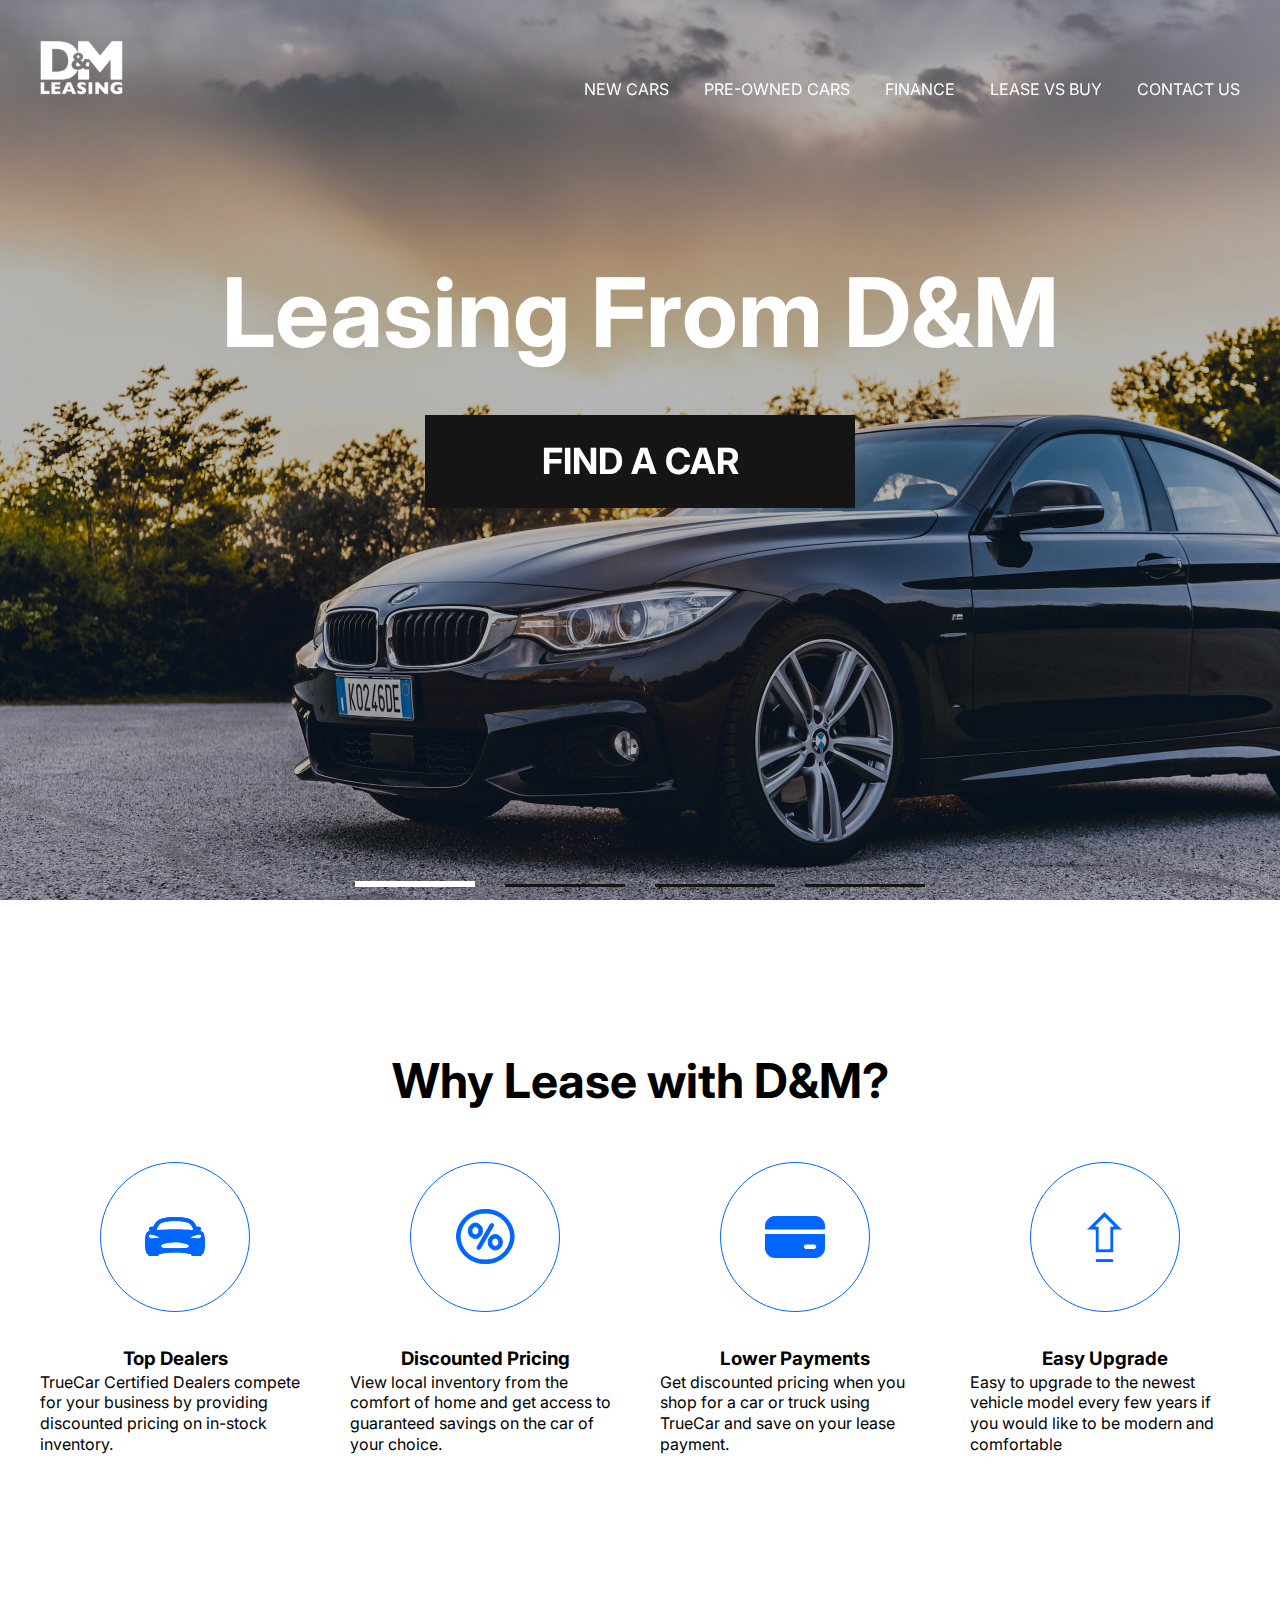
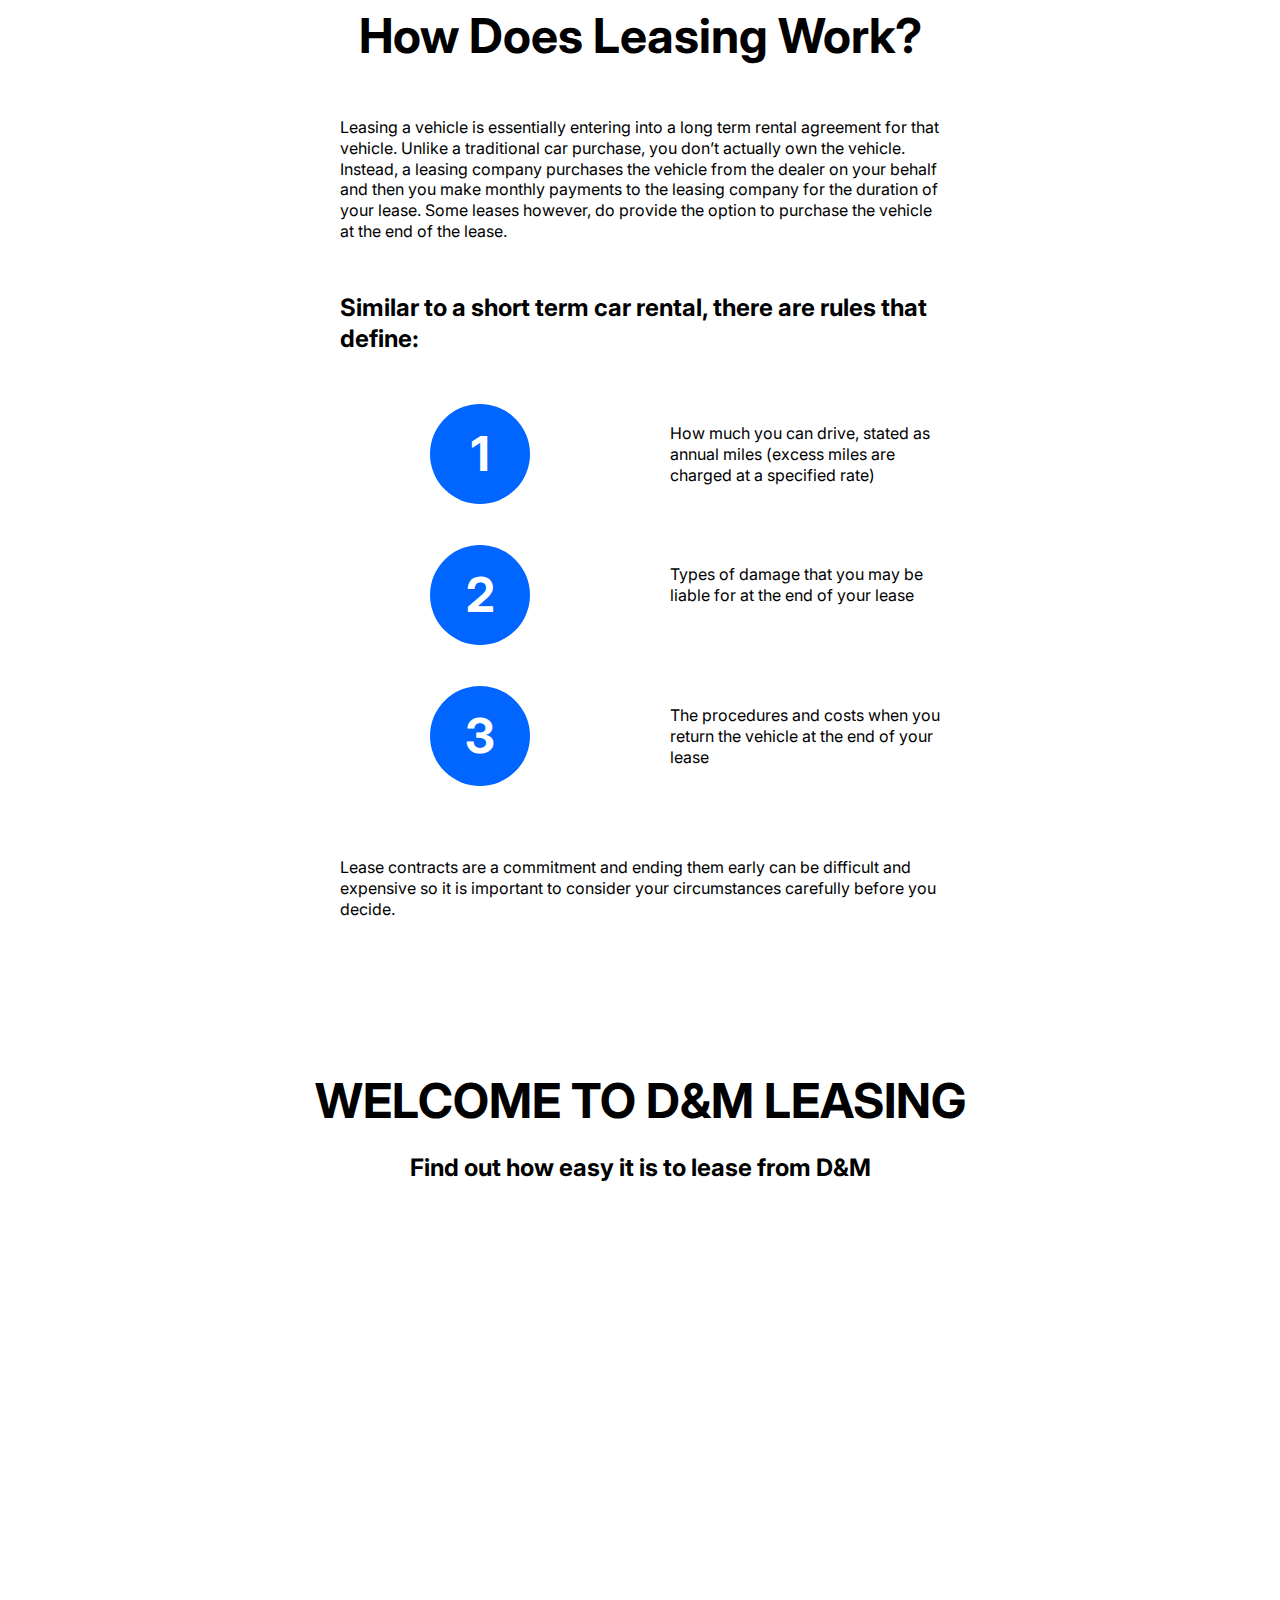
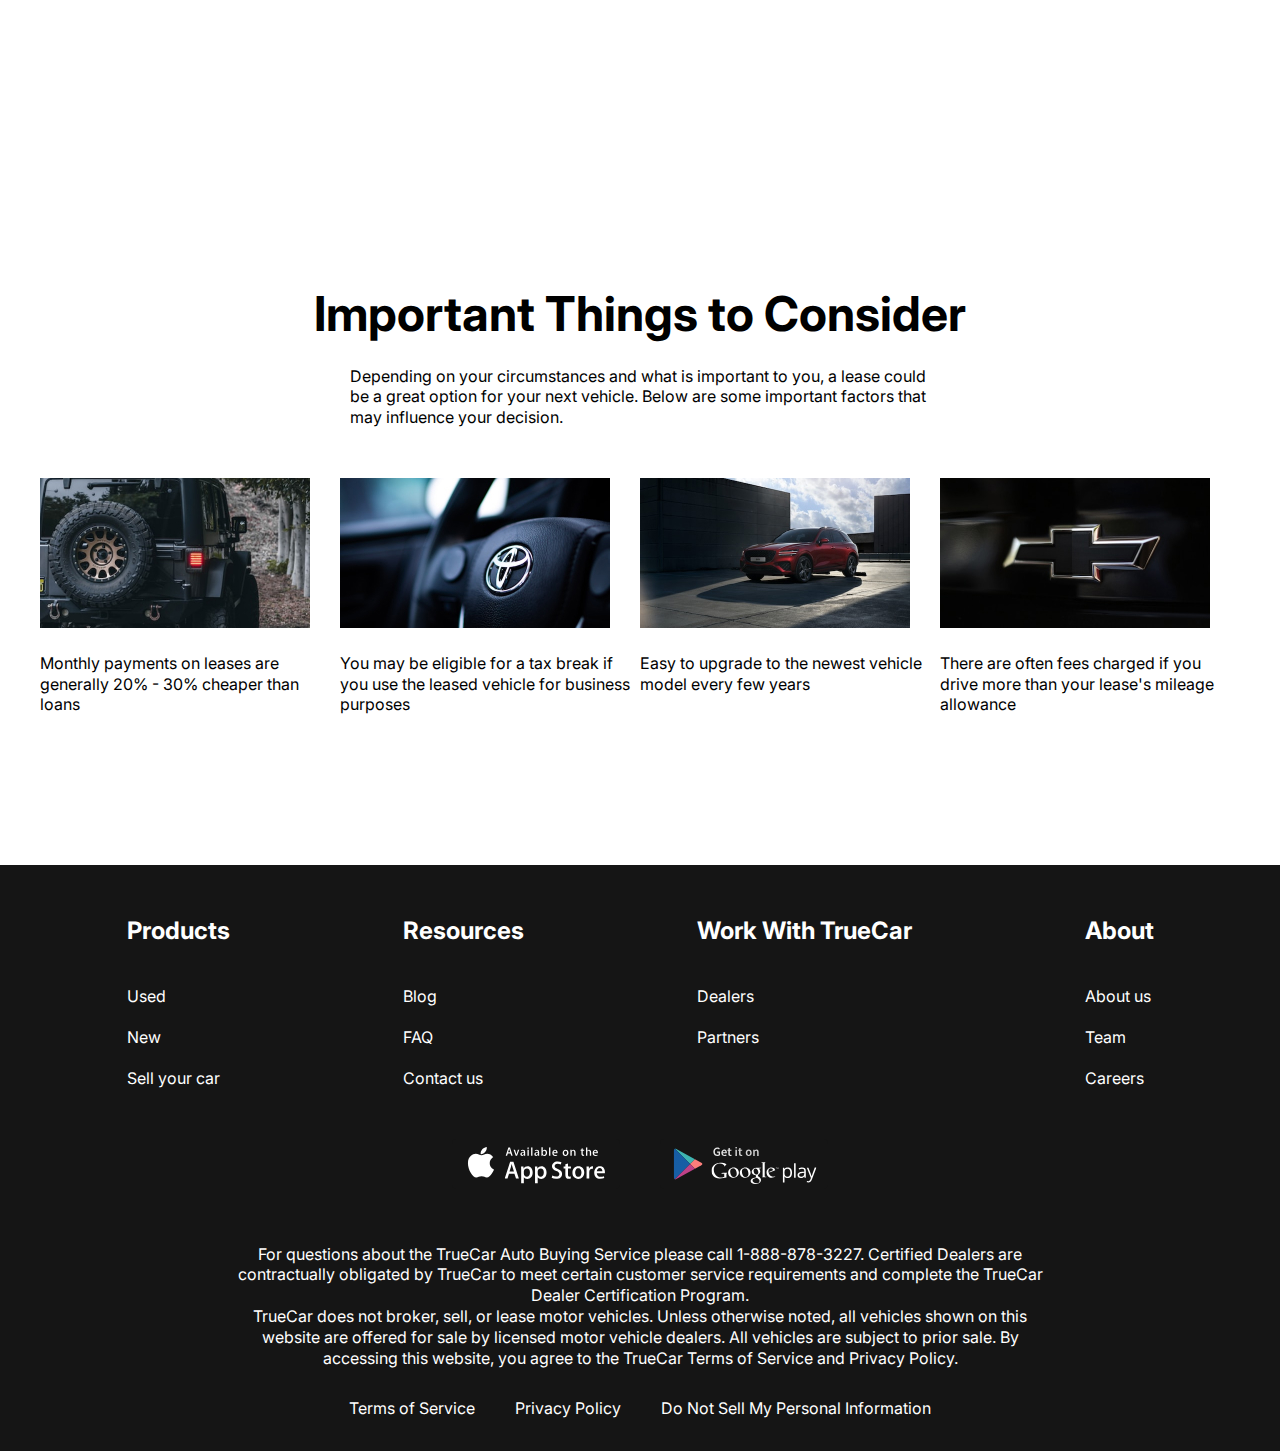
<file: index.html>
<!DOCTYPE html>
<html lang="en">
  <head>
    <meta charset="UTF-8" />
    <meta http-equiv="X-UA-Compatible" content="IE=edge" />
    <meta name="viewport" content="width=device-width, initial-scale=1.0" />
    <link rel="preconnect" href="https://fonts.googleapis.com" />
    <link rel="preconnect" href="https://fonts.gstatic.com" crossorigin />
    <link
      href="https://fonts.googleapis.com/css2?family=Inter:wght@400;700&family=Roboto:wght@100;300;400;700;900&display=swap"
      rel="stylesheet"
    />
    <link
      rel="stylesheet"
      href="https://cdn.jsdelivr.net/npm/swiper@9/swiper-bundle.min.css"
    />
    <link rel="stylesheet" href="css/style.css" />

    <title>Document</title>
  </head>
  <body>
    <div class="wrapper">
      <header class="header header-main">
        <div class="container">
          <div class="header__inner">
            <a href="index.html" class="logo">
              <img src="images/logo.svg" alt="" class="logo__img" />
            </a>

            <nav class="menu">
              <ul class="menu__list">
                <li class="menu__list-item">
                  <a href="new-cars.html" class="menu__list-link">NEW CARS</a>
                </li>
                <li class="menu__list-item">
                  <a href="#" class="menu__list-link">PRE-OWNED CARS</a>
                </li>
                <li class="menu__list-item">
                  <a href="#" class="menu__list-link">FINANCE</a>
                </li>
                <li class="menu__list-item">
                  <a href="#" class="menu__list-link">LEASE VS BUY</a>
                </li>
                <li class="menu__list-item">
                  <a href="contacts.html" class="menu__list-link">CONTACT US</a>
                </li>
              </ul>
            </nav>
          </div>
        </div>
      </header>

      <main class="main">
        <section class="top">
          <div class="container">
            <h1 class="title">Leasing From D&M</h1>
            <a href="new-cars.html" class="top__link">FIND A CAR</a>
          </div>
        </section>

        <div class="slider">
          <div class="swiper">
            <div class="swiper-wrapper">
              <div
                class="swiper-slide"
                style="background-image: url('images/slide1.jpg')"
              ></div>
              <div
                class="swiper-slide"
                style="background-image: url('images/AHAHA.png')"
              ></div>
              <div
                class="swiper-slide"
                style="background-image: url('images/slide1.jpg')"
              ></div>
              <div
                class="swiper-slide"
                style="background-image: url('images/AHAHA.png')"
              ></div>
            </div>

            <div class="swiper-pagination"></div>
          </div>
        </div>

        <section class="why-lease">
          <div class="container">
            <h2 class="section-title">Why Lease with D&M?</h2>
            <ul class="why-lease__list">
              <li class="why-lease__item">
                <img
                  src="images/why-lease-1.svg"
                  alt=""
                  class="why-lease__item-img"
                />
                <h3 class="why-lease__item__title">Top Dealers</h3>
                <p class="why-lease__item-title">
                  TrueCar Certified Dealers compete for your business by
                  providing discounted pricing on in-stock inventory.
                </p>
              </li>
              <li class="why-lease__item">
                <img
                  src="images/why-lease-2.svg"
                  alt=""
                  class="why-lease__item-img"
                />
                <h3 class="why-lease__item__title">Discounted Pricing</h3>
                <p class="why-lease__item-title">
                  View local inventory from the comfort of home and get access
                  to guaranteed savings on the car of your choice.
                </p>
              </li>
              <li class="why-lease__item">
                <img
                  src="images/why-lease-3.svg"
                  alt=""
                  class="why-lease__item-img"
                />
                <h3 class="why-lease__item__title">Lower Payments</h3>
                <p class="why-lease__item-title">
                  Get discounted pricing when you shop for a car or truck using
                  TrueCar and save on your lease payment.
                </p>
              </li>
              <li class="why-lease__item">
                <img
                  src="images/why-lease-4.svg"
                  alt=""
                  class="why-lease__item-img"
                />
                <h3 class="why-lease__item__title">Easy Upgrade</h3>
                <p class="why-lease__item-title">
                  Easy to upgrade to the newest vehicle model every few years if
                  you would like to be modern and comfortable
                </p>
              </li>
            </ul>
          </div>
        </section>
        <section class="how__does">
          <div class="container">
            <div class="how__does-inner">
              <h2 class="section-title">How Does Leasing Work?</h2>
              <p class="how__does-text">
                Leasing a vehicle is essentially entering into a long term
                rental agreement for that vehicle. Unlike a traditional car
                purchase, you don’t actually own the vehicle. Instead, a leasing
                company purchases the vehicle from the dealer on your behalf and
                then you make monthly payments to the leasing company for the
                duration of your lease. Some leases however, do provide the
                option to purchase the vehicle at the end of the lease.
              </p>

              <h4 class="how__does-title">
                Similar to a short term car rental, there are rules that define:
              </h4>

              <ol class="how__does-list">
                <li class="how__does-item">
                  How much you can drive, stated as annual miles (excess miles
                  are charged at a specified rate)
                </li>
                <li class="how__does-item">
                  Types of damage that you may be liable for at the end of your
                  lease
                </li>
                <li class="how__does-item">
                  The procedures and costs when you return the vehicle at the
                  end of your lease
                </li>
              </ol>

              <p class="how__does-text">
                Lease contracts are a commitment and ending them early can be
                difficult and expensive so it is important to consider your
                circumstances carefully before you decide.
              </p>
            </div>
          </div>
        </section>
        <section class="video">
          <div class="container">
            <h2 class="section-title video__title">WELCOME TO D&M LEASING</h2>
            <p class="video__text">Find out how easy it is to lease from D&M</p>
            <iframe
            class="video__content"
              width="1000"
              height="500"
              src="https://www.youtube.com/embed/AvMusILfIdQ"
              title="YouTube video player"
              frameborder="0"
              allow="accelerometer; autoplay; clipboard-write; encrypted-media; gyroscope; picture-in-picture; web-share"
              allowfullscreen
            ></iframe>
          </div>
        </section>
        <section class="important">
          <div class="container">
            <h2 class="section-title important__title">Important Things to Consider</h2>
            <p class="important__text">Depending on your circumstances and what is important to you, a lease could be a great option for your next vehicle. Below are some important factors that may influence your decision.</p>
            <ul class="important__list">
              <li class="important__item">
                <img src="images/img-1.jpg" alt="" class="important__item-img"></img>
                  <p class="important__item-text">Monthly payments on leases are generally 20% - 30% cheaper than loans</p>
                
              </li>
              <li class="important__item">
                <img src="images/img-2.jpg" alt="" class="important__item-img"></img>
                  <p class="important__item-text">You may be eligible for a tax break if you use the leased vehicle for business purposes</p>
                
              </li>
              <li class="important__item">
                <img src="images/img-3.jpg" alt="" class="important__item-img"></img>
                  <p class="important__item-text">Easy to upgrade to the newest vehicle model every few years</p>
                
              </li>
              <li class="important__item">
                <img src="images/img-4.jpg" alt="" class="important__item-img"></img>
                  <p class="important__item-text">There are often fees charged if you drive more than your lease's mileage allowance</p>
                
              </li>
            </ul>
          </div>
        </section>
      </main>

      <footer class="footer">
        <div class="container">
          <nav class="footer__menu">
            <ul class="footer__menu-list">
              <li class="footer__menu-item">
                <p class="footer__menu-title">Products</p>
              </li>
              <li class="footer__menu-item">
                <a href="#" class="footer__menu-link">Used</a>
              </li>
              <li class="footer__menu-item">
                <a href="#" class="footer__menu-link">New</a>
              </li>
              <li class="footer__menu-item">
                <a href="#" class="footer__menu-link">Sell your car</a>
              </li>
            </ul>
            <ul class="footer__menu-list">
              <li class="footer__menu-item">
                <p class="footer__menu-title">Resources</p>
              </li>
              <li class="footer__menu-item">
                <a href="#" class="footer__menu-link">Blog</a>
              </li>
              <li class="footer__menu-item">
                <a href="#" class="footer__menu-link">FAQ</a>
              </li>
              <li class="footer__menu-item">
                <a href="#" class="footer__menu-link">Contact us</a>
              </li>
            </ul>
            <ul class="footer__menu-list">
              <li class="footer__menu-item">
                <p class="footer__menu-title">Work With TrueCar</p>
              </li>
              <li class="footer__menu-item">
                <a href="#" class="footer__menu-link">Dealers</a>
              </li>
              <li class="footer__menu-item">
                <a href="#" class="footer__menu-link">Partners</a>
              </li>
            </ul>
            <ul class="footer__menu-list">
              <li class="footer__menu-item">
                <p class="footer__menu-title">About</p>
              </li>
              <li class="footer__menu-item">
                <a href="#" class="footer__menu-link">About us</a>
              </li>
              <li class="footer__menu-item">
                <a href="#" class="footer__menu-link">Team</a>
              </li>
              <li class="footer__menu-item">
                <a href="#" class="footer__menu-link">Careers</a>
              </li>
            </ul>
          </nav>

          <ul class="app">
            <li class="app__item">
              <a href="#" class="app__item-link">
                <img src="images/appstore.svg" alt="" class="app__item-img" />
              </a>
            </li>
            <li class="app__item">
              <a href="#" class="app__item-link">
                <img src="images/googleplay.svg" alt="" class="app__item-img" />
              </a>
            </li>
          </ul>

          <div class="footer__copy">
            <p class="footer__copy-text">
              For questions about the TrueCar Auto Buying Service please call
              1-888-878-3227. Certified Dealers are contractually obligated by
              TrueCar to meet certain customer service requirements and complete
              the TrueCar Dealer Certification Program.
            </p>
            <p class="footer__copy-text">
              TrueCar does not broker, sell, or lease motor vehicles. Unless
              otherwise noted, all vehicles shown on this website are offered
              for sale by licensed motor vehicle dealers. All vehicles are
              subject to prior sale. By accessing this website, you agree to the
              TrueCar Terms of Service and Privacy Policy.
            </p>
          </div>

          <nav class="copy__nav">
            <ul class="copy__nav-list">
              <li class="copy__nav-item">
                <a href="#" class="copy__nav-link">Terms of Service</a>
              </li>
              <li class="copy__nav-item">
                <a href="#" class="copy__nav-link">Privacy Policy</a>
              </li>
              <li class="copy__nav-item">
                <a href="#" class="copy__nav-link"
                  >Do Not Sell My Personal Information</a
                >
              </li>
            </ul>
          </nav>
        </div>
      </footer>
    </div>

    <script src="https://cdn.jsdelivr.net/npm/swiper@9/swiper-bundle.min.js"></script>
    <script src="js/main.js"></script>
  </body>
</html>
</file>
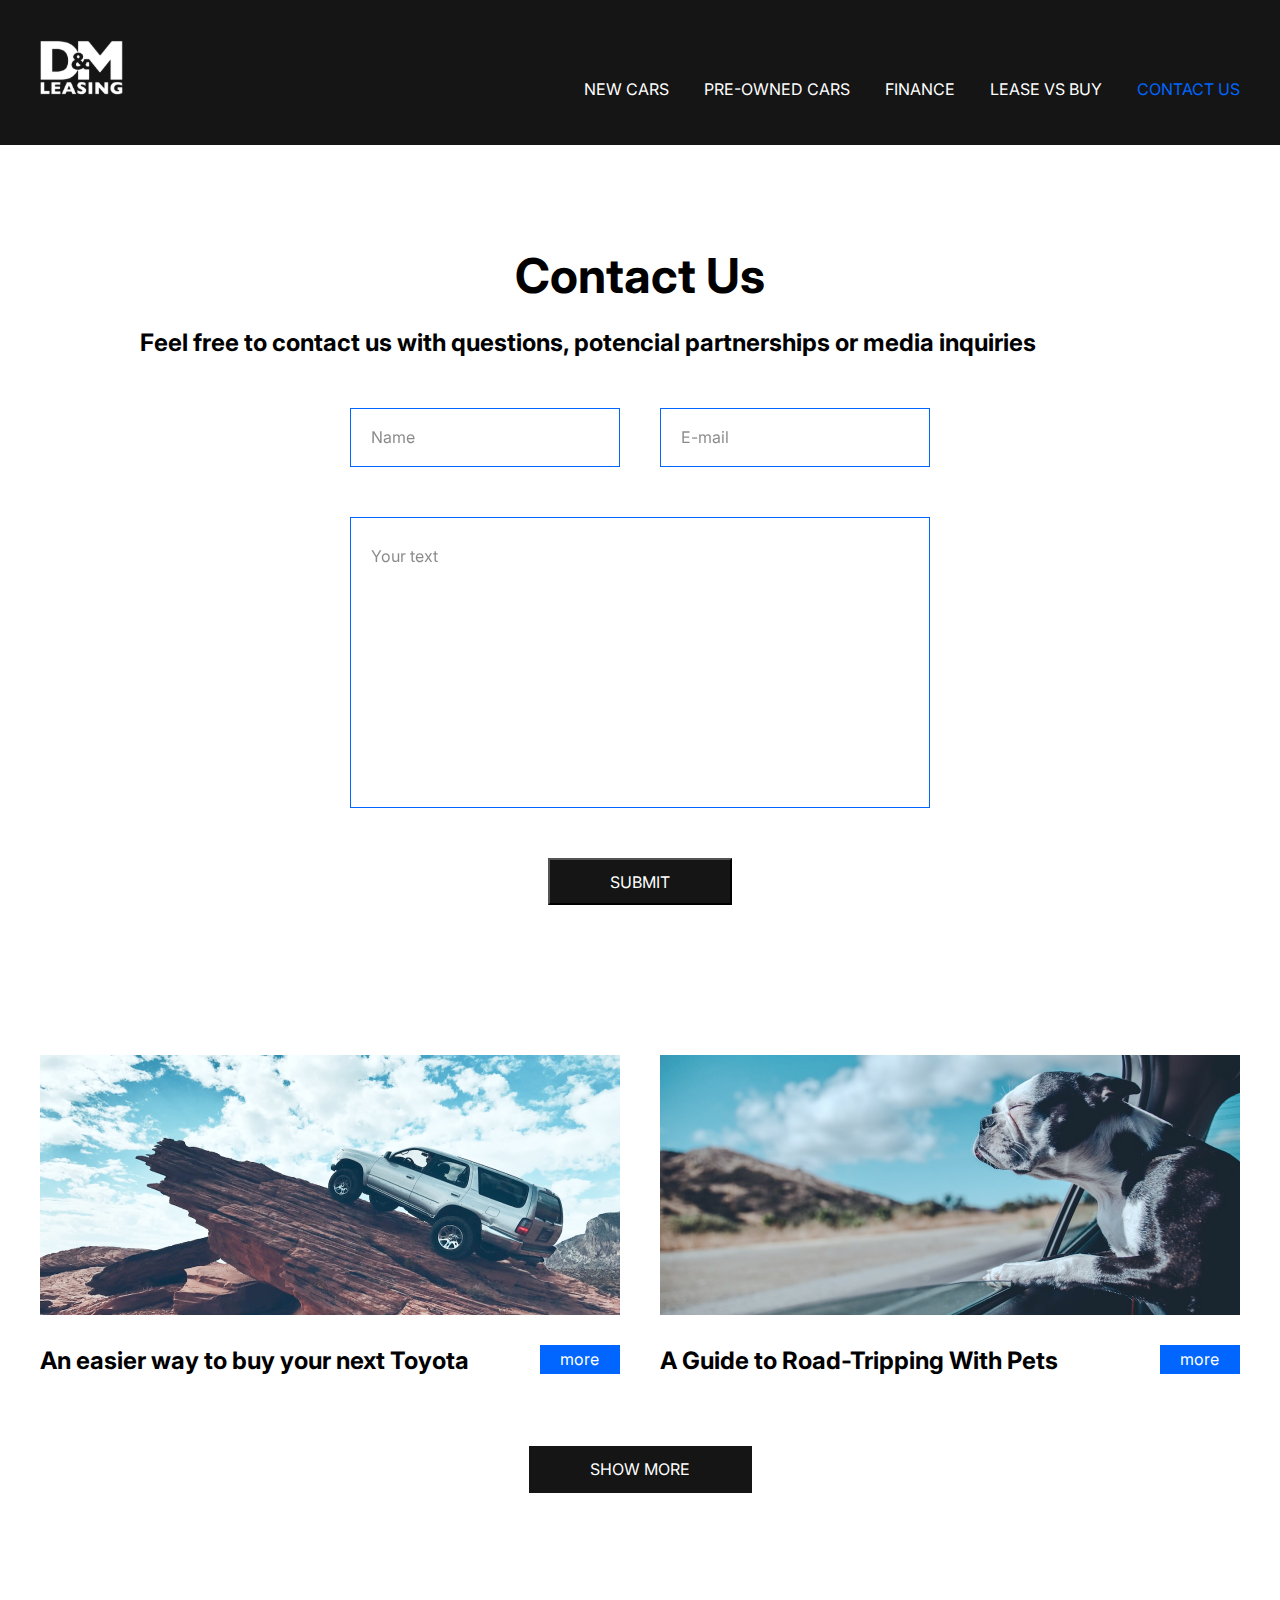
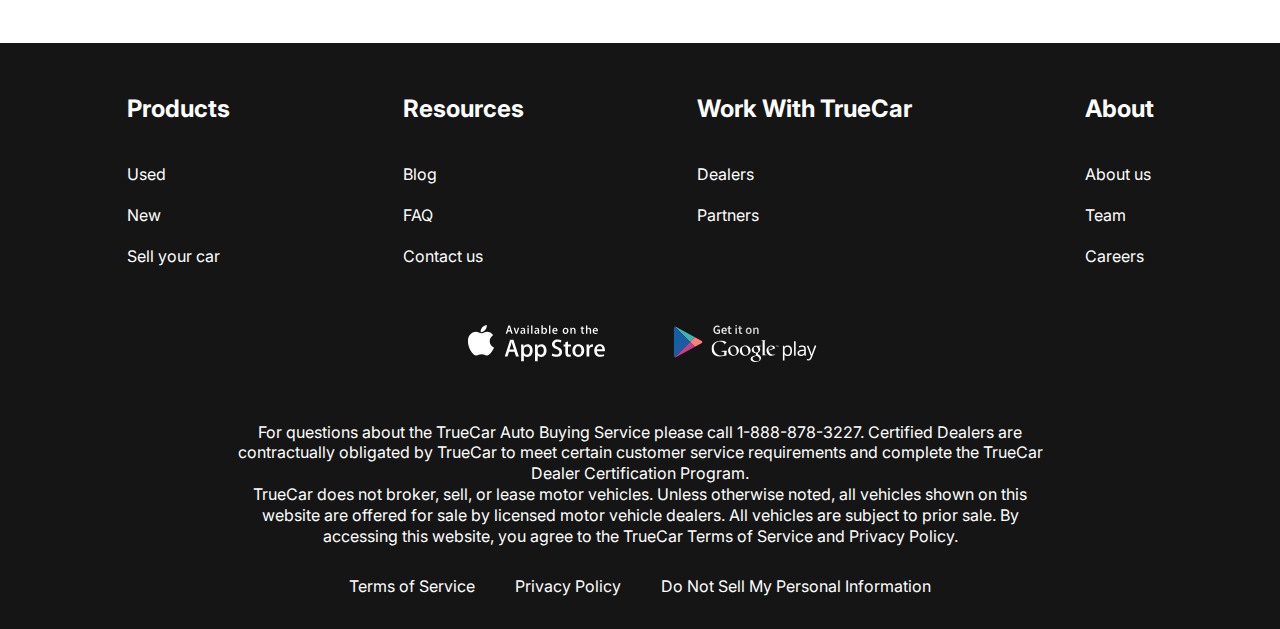
<file: contacts.html>
<!DOCTYPE html>
<html lang="en">
  <head>
    <meta charset="UTF-8" />
    <meta http-equiv="X-UA-Compatible" content="IE=edge" />
    <meta name="viewport" content="width=device-width, initial-scale=1.0" />
    <link rel="preconnect" href="https://fonts.googleapis.com" />
    <link rel="preconnect" href="https://fonts.gstatic.com" crossorigin />
    <link
      href="https://fonts.googleapis.com/css2?family=Inter:wght@400;700&family=Roboto:wght@100;300;400;700;900&display=swap"
      rel="stylesheet"
    />
    <link rel="stylesheet" href="css/style.css" />
    <title>Document</title>
  </head>
  <body>
    <div class="wrapper">
      <header class="header">
        <div class="container">
          <div class="header__inner">
            <a href="index.html" class="logo">
              <img src="images/logo.svg" alt="" class="logo__img" />
            </a>

            <nav class="menu">
              <ul class="menu__list">
                <li class="menu__list-item">
                  <a href="new-cars.html" class="menu__list-link">NEW CARS</a>
                </li>
                <li class="menu__list-item">
                  <a href="#" class="menu__list-link">PRE-OWNED CARS</a>
                </li>
                <li class="menu__list-item">
                  <a href="#" class="menu__list-link">FINANCE</a>
                </li>
                <li class="menu__list-item">
                  <a href="#" class="menu__list-link">LEASE VS BUY</a>
                </li>
                <li class="menu__list-item">
                  <a href="#" class="menu__list-link menu__list-link--active">CONTACT US</a>
                </li>
              </ul>
            </nav>
          </div>
        </div>
      </header>

      <main class="main">
        <section class="contacts">
          <div class="container">
            <div class="section-title contacts__title">Contact Us</div>
            <p class="contacts__text">
              Feel free to contact us with questions, potencial partnerships or
              media inquiries
            </p>

            <form action="#" class="form">
              <input type="text" class="form__input" placeholder="Name" />
              <input type="email" class="form__input" placeholder="E-mail" />
              <textarea
                class="form__textarea"
                placeholder="Your text"
              ></textarea>
              <button class="form__btn" type="submit">SUBMIT</button>
            </form>
          </div>
        </section>

        <section class="blog">
          <div class="container">
            <div class="blog__items">
              <div class="blog__item">
                <img src="images/blog-1.jpg" alt="" class="blog__item-img" />
                
                <h4 class="blog__item-title">
                  An easier way to buy your next Toyota
                </h4>
                <a href="" class="blog__item-link">more</a>
              </div>
              <div class="blog__item">
                <img src="images/blog-2.jpg" alt="" class="blog__item-img" />
                <h4 class="blog__item-title">
                  A Guide to Road-Tripping With Pets
                </h4>
                <a href="" class="blog__item-link">more</a>
              </div>
            </div>
            <a href="#" class="blog__link">SHOW MORE</a>
          </div>

        </section>
      </main>

      <footer class="footer">
        <div class="container">
          <nav class="footer__menu">
            <ul class="footer__menu-list">
              <li class="footer__menu-item">
                <p class="footer__menu-title">Products</p>
              </li>
              <li class="footer__menu-item">
                <a href="#" class="footer__menu-link">Used</a>
              </li>
              <li class="footer__menu-item">
                <a href="#" class="footer__menu-link">New</a>
              </li>
              <li class="footer__menu-item">
                <a href="#" class="footer__menu-link">Sell your car</a>
              </li>
            </ul>
            <ul class="footer__menu-list">
              <li class="footer__menu-item">
                <p class="footer__menu-title">Resources</p>
              </li>
              <li class="footer__menu-item">
                <a href="#" class="footer__menu-link">Blog</a>
              </li>
              <li class="footer__menu-item">
                <a href="#" class="footer__menu-link">FAQ</a>
              </li>
              <li class="footer__menu-item">
                <a href="#" class="footer__menu-link">Contact us</a>
              </li>
            </ul>
            <ul class="footer__menu-list">
              <li class="footer__menu-item">
                <p class="footer__menu-title">Work With TrueCar</p>
              </li>
              <li class="footer__menu-item">
                <a href="#" class="footer__menu-link">Dealers</a>
              </li>
              <li class="footer__menu-item">
                <a href="#" class="footer__menu-link">Partners</a>
              </li>
            </ul>
            <ul class="footer__menu-list">
              <li class="footer__menu-item">
                <p class="footer__menu-title">About</p>
              </li>
              <li class="footer__menu-item">
                <a href="#" class="footer__menu-link">About us</a>
              </li>
              <li class="footer__menu-item">
                <a href="#" class="footer__menu-link">Team</a>
              </li>
              <li class="footer__menu-item">
                <a href="#" class="footer__menu-link">Careers</a>
              </li>
            </ul>
          </nav>

          <ul class="app">
            <li class="app__item">
              <a href="#" class="app__item-link">
                <img src="images/appstore.svg" alt="" class="app__item-img" />
              </a>
            </li>
            <li class="app__item">
              <a href="#" class="app__item-link">
                <img src="images/googleplay.svg" alt="" class="app__item-img" />
              </a>
            </li>
          </ul>

          <div class="footer__copy">
            <p class="footer__copy-text">
              For questions about the TrueCar Auto Buying Service please call
              1-888-878-3227. Certified Dealers are contractually obligated by
              TrueCar to meet certain customer service requirements and complete
              the TrueCar Dealer Certification Program.
            </p>
            <p class="footer__copy-text">
              TrueCar does not broker, sell, or lease motor vehicles. Unless
              otherwise noted, all vehicles shown on this website are offered
              for sale by licensed motor vehicle dealers. All vehicles are
              subject to prior sale. By accessing this website, you agree to the
              TrueCar Terms of Service and Privacy Policy.
            </p>
          </div>

          <nav class="copy__nav">
            <ul class="copy__nav-list">
              <li class="copy__nav-item">
                <a href="#" class="copy__nav-link">Terms of Service</a>
              </li>
              <li class="copy__nav-item">
                <a href="#" class="copy__nav-link">Privacy Policy</a>
              </li>
              <li class="copy__nav-item">
                <a href="#" class="copy__nav-link"
                  >Do Not Sell My Personal Information</a
                >
              </li>
            </ul>
          </nav>
        </div>
      </footer>
    </div>
  </body>
</html>
</file>
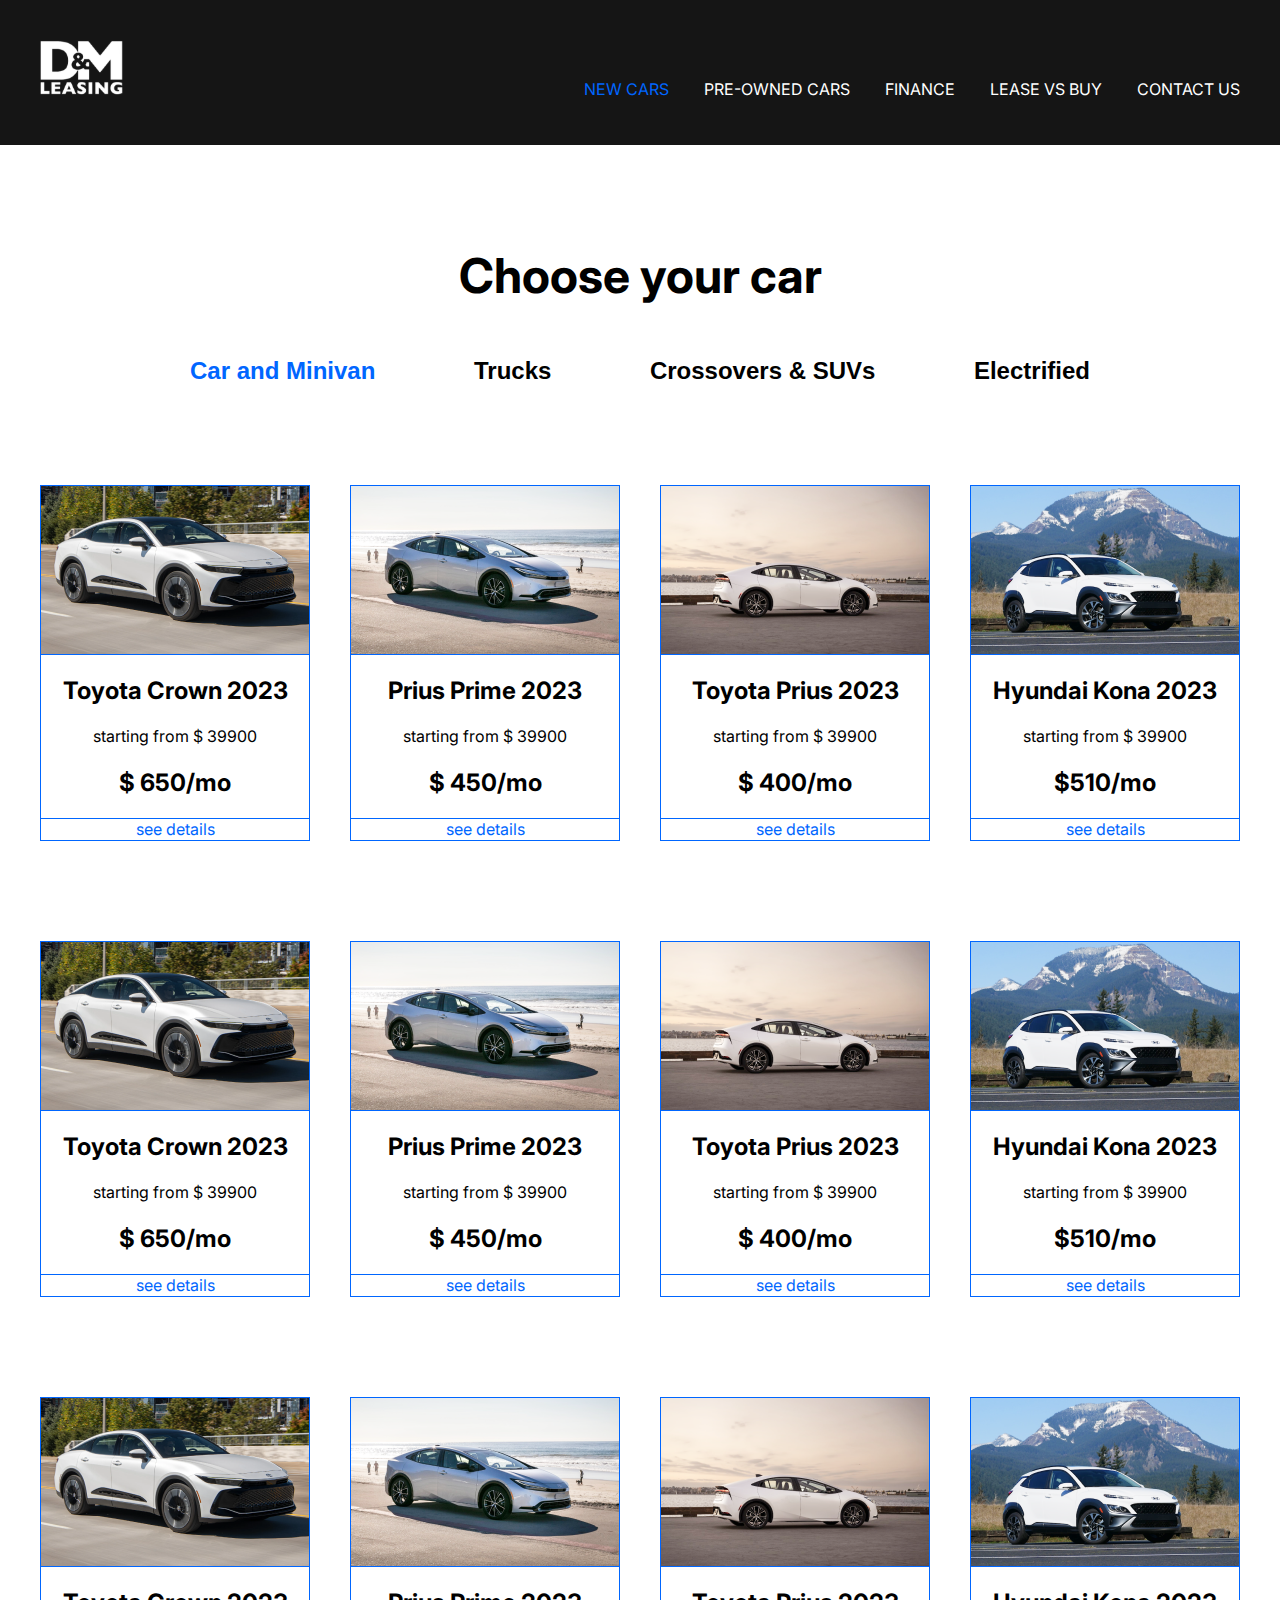
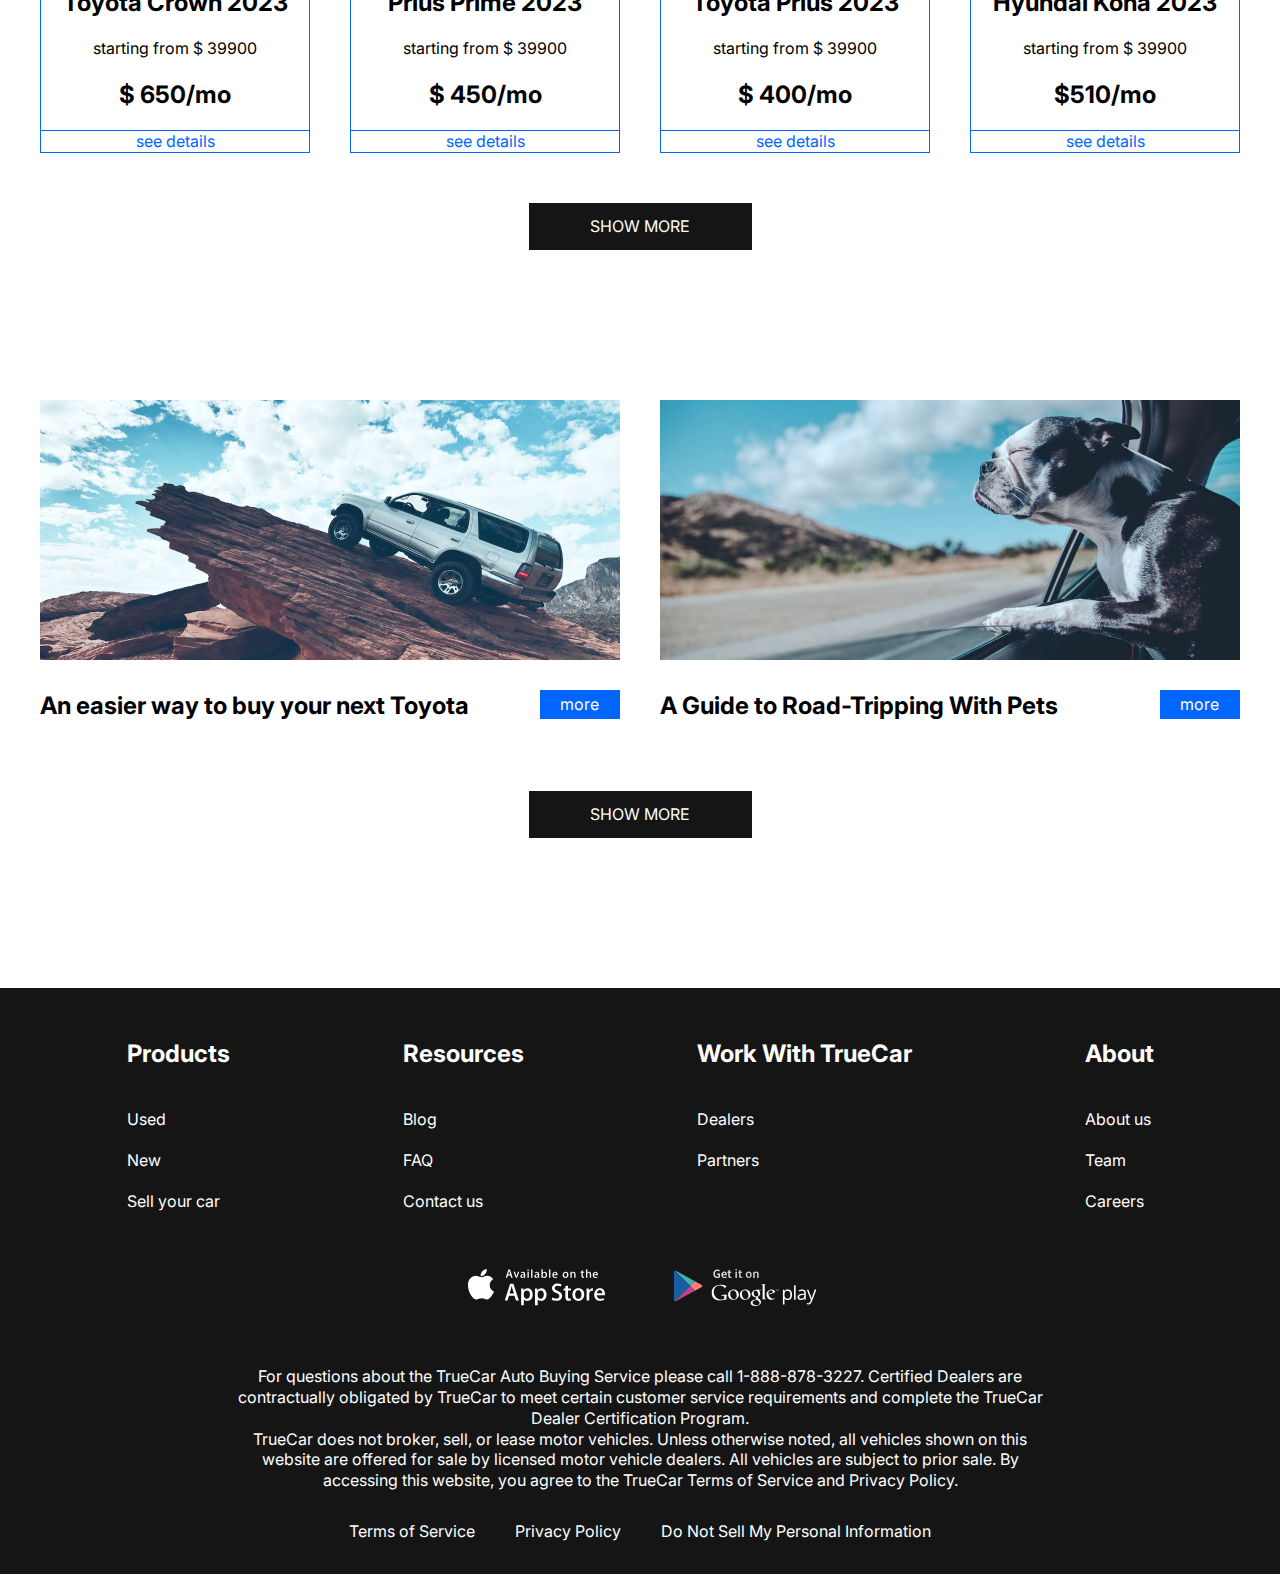
<file: new-cars.html>
<!DOCTYPE html>
<html lang="en">
  <head>
    <meta charset="UTF-8" />
    <meta http-equiv="X-UA-Compatible" content="IE=edge" />
    <meta name="viewport" content="width=device-width, initial-scale=1.0" />
    <link rel="preconnect" href="https://fonts.googleapis.com" />
    <link rel="preconnect" href="https://fonts.gstatic.com" crossorigin />
    <link
      href="https://fonts.googleapis.com/css2?family=Inter:wght@400;700&family=Roboto:wght@100;300;400;700;900&display=swap"
      rel="stylesheet"
    />
    <link rel="stylesheet" href="css/style.css" />
    <title>Document</title>
  </head>
  <body>
    <div class="wrapper">
      <header class="header">
        <div class="container">
          <div class="header__inner">
            <a href="index.html" class="logo">
              <img src="images/logo.svg" alt="" class="logo__img" />
            </a>

            <nav class="menu">
              <ul class="menu__list">
                <li class="menu__list-item">
                  <a href="#" class="menu__list-link menu__list-link--active"
                    >NEW CARS</a
                  >
                </li>
                <li class="menu__list-item">
                  <a href="#" class="menu__list-link">PRE-OWNED CARS</a>
                </li>
                <li class="menu__list-item">
                  <a href="#" class="menu__list-link">FINANCE</a>
                </li>
                <li class="menu__list-item">
                  <a href="#" class="menu__list-link">LEASE VS BUY</a>
                </li>
                <li class="menu__list-item">
                  <a href="contacts.html" class="menu__list-link">CONTACT US</a>
                </li>
              </ul>
            </nav>
          </div>
        </div>
      </header>

      <main class="main">
        <section class="choose">
          <div class="container">
            <h2 class="section-title">Choose your car</h2>

            <div class="tabs">
              <div class="tabs__btn">
                <button class="tabs__btn-item tabs__btn-item-active" data-button="content-1">Car and Minivan</button>
                <button class="tabs__btn-item" data-button="content-2">Trucks</button>
                <button class="tabs__btn-item" data-button="content-3">Crossovers & SUVs</button>
                <button class="tabs__btn-item" data-button="content-4">Electrified</button>
              </div>
              <div class="tabs__content">
                
              <div class="tabs__content-item tabs__content-item--active" id="content-1">
                  <div class="card">
                    <img src="images/card-1.png" alt="" class="card__img" />
                    
                    <div class="card-content">
                    <h4 class="card__title">Toyota Crown 2023</h4>
                    <p class="card__text">starting from $ 39900</p>
                    <p class="card__price">$ 650/mo</p>
                    
                
                    </div><a href="" class="card__link">see details</a>
                  </div>
                
               
                  <div class="card">
                    <img src="images/card-2.png" alt="" class="card__img" />
                    
                    <div class="card-content">
                    <h4 class="card__title">Prius Prime 2023</h4>
                    <p class="card__text">starting from $ 39900</p>
                    <p class="card__price">$ 450/mo</p>
                    
                    </div><a href="" class="card__link">see details</a>
                   
                  </div>
               
                
                  <div class="card">
                    <img src="images/card-3.png" alt="" class="card__img" />
                    
                    <div class="card-content">
                    <h4 class="card__title">Toyota Prius 2023</h4>
                    <p class="card__text">starting from $ 39900</p>
                    <p class="card__price">$ 400/mo</p>
                    
                    
                    </div><a href="" class="card__link">see details</a>
                  </div>
                
                
                  <div class="card">
                    <img src="images/card-4.png" alt="" class="card__img" />
                    
                    <div class="card-content">
                    <h4 class="card__title">Hyundai Kona 2023</h4>
                    <p class="card__text">starting from $ 39900</p>
                    <p class="card__price">$510/mo</p>
                    
                    
                    </div><a href="" class="card__link">see details</a>
                  </div>
                  <div class="card">
                    <img src="images/card-1.png" alt="" class="card__img" />
                    
                    <div class="card-content">
                    <h4 class="card__title">Toyota Crown 2023</h4>
                    <p class="card__text">starting from $ 39900</p>
                    <p class="card__price">$ 650/mo</p>
                    
                
                    </div><a href="" class="card__link">see details</a>
                  </div>
                
               
                  <div class="card">
                    <img src="images/card-2.png" alt="" class="card__img" />
                    
                    <div class="card-content">
                    <h4 class="card__title">Prius Prime 2023</h4>
                    <p class="card__text">starting from $ 39900</p>
                    <p class="card__price">$ 450/mo</p>
                    
                    </div><a href="" class="card__link">see details</a>
                   
                  </div>
               
                
                  <div class="card">
                    <img src="images/card-3.png" alt="" class="card__img" />
                    
                    <div class="card-content">
                    <h4 class="card__title">Toyota Prius 2023</h4>
                    <p class="card__text">starting from $ 39900</p>
                    <p class="card__price">$ 400/mo</p>
                    
                    
                    </div><a href="" class="card__link">see details</a>
                  </div>
                
                
                  <div class="card">
                    <img src="images/card-4.png" alt="" class="card__img" />
                    
                    <div class="card-content">
                    <h4 class="card__title">Hyundai Kona 2023</h4>
                    <p class="card__text">starting from $ 39900</p>
                    <p class="card__price">$510/mo</p>
                    
                    
                    </div><a href="" class="card__link">see details</a>
                  </div><div class="card">
                    <img src="images/card-1.png" alt="" class="card__img" />
                    
                    <div class="card-content">
                    <h4 class="card__title">Toyota Crown 2023</h4>
                    <p class="card__text">starting from $ 39900</p>
                    <p class="card__price">$ 650/mo</p>
                    
                
                    </div><a href="" class="card__link">see details</a>
                  </div>
                
               
                  <div class="card">
                    <img src="images/card-2.png" alt="" class="card__img" />
                    
                    <div class="card-content">
                    <h4 class="card__title">Prius Prime 2023</h4>
                    <p class="card__text">starting from $ 39900</p>
                    <p class="card__price">$ 450/mo</p>
                    
                    </div><a href="" class="card__link">see details</a>
                   
                  </div>
               
                
                  <div class="card">
                    <img src="images/card-3.png" alt="" class="card__img" />
                    
                    <div class="card-content">
                    <h4 class="card__title">Toyota Prius 2023</h4>
                    <p class="card__text">starting from $ 39900</p>
                    <p class="card__price">$ 400/mo</p>
                    
                    
                    </div><a href="" class="card__link">see details</a>
                  </div>
                
                
                  <div class="card">
                    <img src="images/card-4.png" alt="" class="card__img" />
                    
                    <div class="card-content">
                    <h4 class="card__title">Hyundai Kona 2023</h4>
                    <p class="card__text">starting from $ 39900</p>
                    <p class="card__price">$510/mo</p>
                    
                    
                    </div><a href="" class="card__link">see details</a>
                  </div>
              </div>
              <div class="tabs__content-item " id="content-2"><div class="card">
                <img src="images/card-1.png" alt="" class="card__img" />
                
                <div class="card-content">
                <h4 class="card__title">Toyota Crown 2023</h4>
                <p class="card__text">starting from $ 39900</p>
                <p class="card__price">$ 650/mo</p>
                
            
                </div><a href="" class="card__link">see details</a>
              </div>
            
           
              <div class="card">
                <img src="images/card-2.png" alt="" class="card__img" />
                
                <div class="card-content">
                <h4 class="card__title">Prius Prime 2023</h4>
                <p class="card__text">starting from $ 39900</p>
                <p class="card__price">$ 450/mo</p>
                
                </div><a href="" class="card__link">see details</a>
               
              </div>
           
            
              <div class="card">
                <img src="images/card-3.png" alt="" class="card__img" />
                
                <div class="card-content">
                <h4 class="card__title">Toyota Prius 2023</h4>
                <p class="card__text">starting from $ 39900</p>
                <p class="card__price">$ 400/mo</p>
                
                
                </div><a href="" class="card__link">see details</a>
              </div>
            
            
              <div class="card">
                <img src="images/card-4.png" alt="" class="card__img" />
                
                <div class="card-content">
                <h4 class="card__title">Hyundai Kona 2023</h4>
                <p class="card__text">starting from $ 39900</p>
                <p class="card__price">$510/mo</p>
                
                
                </div><a href="" class="card__link">see details</a>
              </div></div>
              <div class="tabs__content-item" id="content-3">3</div>
              <div class="tabs__content-item" id="content-4"><div class="card">
                <img src="images/card-1.png" alt="" class="card__img" />
                
                <div class="card-content">
                <h4 class="card__title">Toyota Crown 2023</h4>
                <p class="card__text">starting from $ 39900</p>
                <p class="card__price">$ 650/mo</p>
                
            
                </div><a href="" class="card__link">see details</a>
              </div>
            
           
              <div class="card">
                <img src="images/card-2.png" alt="" class="card__img" />
                
                <div class="card-content">
                <h4 class="card__title">Prius Prime 2023</h4>
                <p class="card__text">starting from $ 39900</p>
                <p class="card__price">$ 450/mo</p>
                
                </div><a href="" class="card__link">see details</a>
               
              </div>
           
            
              <div class="card">
                <img src="images/card-3.png" alt="" class="card__img" />
                
                <div class="card-content">
                <h4 class="card__title">Toyota Prius 2023</h4>
                <p class="card__text">starting from $ 39900</p>
                <p class="card__price">$ 400/mo</p>
                
                
                </div><a href="" class="card__link">see details</a>
              </div>
            
            
              <div class="card">
                <img src="images/card-4.png" alt="" class="card__img" />
                
                <div class="card-content">
                <h4 class="card__title">Hyundai Kona 2023</h4>
                <p class="card__text">starting from $ 39900</p>
                <p class="card__price">$510/mo</p>
                
                
                </div><a href="" class="card__link">see details</a>
              </div></div>
            </div>

            <a href="#" class="blog__link">SHOW MORE</a>
          </div>
        </section>

        <section class="blog">
          <div class="container">
            <div class="blog__items">
              <div class="blog__item">
                <img src="images/blog-1.jpg" alt="" class="blog__item-img" />

                <h4 class="blog__item-title">
                  An easier way to buy your next Toyota
                </h4>
                <a href="" class="blog__item-link">more</a>
              </div>
              <div class="blog__item">
                <img src="images/blog-2.jpg" alt="" class="blog__item-img" />
                <h4 class="blog__item-title">
                  A Guide to Road-Tripping With Pets
                </h4>
                <a href="" class="blog__item-link">more</a>
              </div>
            </div>
            <a href="#" class="blog__link">SHOW MORE</a>
          </div>
        </section>
      </main>

      <footer class="footer">
        <div class="container">
          <nav class="footer__menu">
            <ul class="footer__menu-list">
              <li class="footer__menu-item">
                <p class="footer__menu-title">Products</p>
              </li>
              <li class="footer__menu-item">
                <a href="#" class="footer__menu-link">Used</a>
              </li>
              <li class="footer__menu-item">
                <a href="#" class="footer__menu-link">New</a>
              </li>
              <li class="footer__menu-item">
                <a href="#" class="footer__menu-link">Sell your car</a>
              </li>
            </ul>
            <ul class="footer__menu-list">
              <li class="footer__menu-item">
                <p class="footer__menu-title">Resources</p>
              </li>
              <li class="footer__menu-item">
                <a href="#" class="footer__menu-link">Blog</a>
              </li>
              <li class="footer__menu-item">
                <a href="#" class="footer__menu-link">FAQ</a>
              </li>
              <li class="footer__menu-item">
                <a href="#" class="footer__menu-link">Contact us</a>
              </li>
            </ul>
            <ul class="footer__menu-list">
              <li class="footer__menu-item">
                <p class="footer__menu-title">Work With TrueCar</p>
              </li>
              <li class="footer__menu-item">
                <a href="#" class="footer__menu-link">Dealers</a>
              </li>
              <li class="footer__menu-item">
                <a href="#" class="footer__menu-link">Partners</a>
              </li>
            </ul>
            <ul class="footer__menu-list">
              <li class="footer__menu-item">
                <p class="footer__menu-title">About</p>
              </li>
              <li class="footer__menu-item">
                <a href="#" class="footer__menu-link">About us</a>
              </li>
              <li class="footer__menu-item">
                <a href="#" class="footer__menu-link">Team</a>
              </li>
              <li class="footer__menu-item">
                <a href="#" class="footer__menu-link">Careers</a>
              </li>
            </ul>
          </nav>

          <ul class="app">
            <li class="app__item">
              <a href="#" class="app__item-link">
                <img src="images/appstore.svg" alt="" class="app__item-img" />
              </a>
            </li>
            <li class="app__item">
              <a href="#" class="app__item-link">
                <img src="images/googleplay.svg" alt="" class="app__item-img" />
              </a>
            </li>
          </ul>

          <div class="footer__copy">
            <p class="footer__copy-text">
              For questions about the TrueCar Auto Buying Service please call
              1-888-878-3227. Certified Dealers are contractually obligated by
              TrueCar to meet certain customer service requirements and complete
              the TrueCar Dealer Certification Program.
            </p>
            <p class="footer__copy-text">
              TrueCar does not broker, sell, or lease motor vehicles. Unless
              otherwise noted, all vehicles shown on this website are offered
              for sale by licensed motor vehicle dealers. All vehicles are
              subject to prior sale. By accessing this website, you agree to the
              TrueCar Terms of Service and Privacy Policy.
            </p>
          </div>

          <nav class="copy__nav">
            <ul class="copy__nav-list">
              <li class="copy__nav-item">
                <a href="#" class="copy__nav-link">Terms of Service</a>
              </li>
              <li class="copy__nav-item">
                <a href="#" class="copy__nav-link">Privacy Policy</a>
              </li>
              <li class="copy__nav-item">
                <a href="#" class="copy__nav-link"
                  >Do Not Sell My Personal Information</a
                >
              </li>
            </ul>
          </nav>
        </div>
      </footer>
    </div>
    <script src="js/main.js"></script>
  </body>
</html>
</file>
<file: css/style.css>
html {
  box-sizing: border-box;
}

*,
*::after,
*::before {
  box-sizing: inherit;
  margin: 0;
  padding: 0;
}

ul {
  list-style: none;
}

html,
body {
  height: 100%;
}

a {
  text-decoration: none;
  color: inherit;
}

header {
  background-color: #151515;
}

body {
  font-family: "Inter", sans-serif;
  font-size: 16px;
  font-weight: 400;
  line-height: 1.3;
}

.wrapper {
  min-height: 100%;
  display: flex;
  flex-direction: column;
}

.container {
  max-width: 1220px;
  margin: 0 auto;
  padding: 0 10px;
}

.header-main {
  background-color: transparent;
  position: absolute;
  z-index: 10;
  left: 0;
  right: 0;
}

.section-title {
  font-weight: 700;
  font-size: 48px;
  text-align: center;
  margin-bottom: 50px;
}

.header__inner {
  align-items: flex-end;
  padding-top: 40px;
  padding-bottom: 45px;
  display: flex;
  justify-content: space-between;
}

.menu__list {
  display: flex;
  gap: 35px;
}

.menu__list-link {
  color: white;
  text-transform: uppercase;
}

.menu__list-link--active {
  color: #0066ff;
}

.footer {
  background-color: #151515;
  padding: 50px 0 32px 0;
  color: #fff;
}

.footer__menu {
  display: flex;
  justify-content: space-around;
  margin-bottom: 50px;
}

.footer__menu-list {
  max-width: 250px;
}

.footer__menu-title {
  font-weight: 700;
  font-size: 24px;
  padding-bottom: 20px;
}

.footer__menu-item + .footer__menu-item {
  padding-top: 20px;
}

.app {
  display: flex;
  justify-content: center;
  gap: 40px;
  margin-bottom: 50px;
}

.footer__copy {
  max-width: 806px;
  margin: 0 auto 30px auto;
  text-align: center;
}

.copy__nav-list {
  display: flex;
  justify-content: center;
  gap: 40px;
}

.main {
  flex-grow: 1;
}

.top {
  padding-top: 250px;
  padding-bottom: 50px;
  color: #fff;
  text-align: center;
  position: absolute;
  z-index: 5;
  left: 0;
  right: 0;
}

.title {
  padding-bottom: 40px;
  font-weight: 700;
  font-size: 96px;
}

.top__link {
  display: inline-block;
  background-color: #151515;
  padding: 23px;
  width: 100%;
  max-width: 430px;
  text-transform: uppercase;
  font-weight: 700;
  font-size: 36px;
}

.swiper::after {
  content: "";
  background: rgba(21, 21, 21, 0.3);
  position: absolute;
  z-index: 5;
  left: 0;
  right: 0;
  bottom: 0;
  top: 0;
}

.swiper-slide {
  height: 100vh;
  background-repeat: no repeat;
  block-size: cover;
  background-position: center;
}

.swiper-pagination-bullet {
  width: 120px;
  height: 3px;
  background-color: #151515;
  border-radius: 0;
  opacity: 1;
}

.swiper-pagination-bullet-active {
  height: 6px;
  background-color: #fff;
}

.swiper-horizontal > .swiper-pagination-bullets .swiper-pagination-bullet,
.swiper-pagination-horizontal.swiper-pagination-bullets
  .swiper-pagination-bullet {
  margin: 0 15px;
}

.why-lease {
  padding: 150px 0;
}

.why-lease__list {
  display: grid;
  grid-template-columns: repeat(4, 1fr);
  gap: 40px;
  text-align: center;
}

.why-lease__item-img {
  margin-bottom: 30px;
}

.why-lease__item__titl {
  font-weight: 700;
  font-size: 24px;
  margin-bottom: 30px;
}

.why-lease__item-title {
  text-align: left;
  font-weight: 400;
  font-size: 16px;
}

.how__does {
  padding-bottom: 150px;
}

.how__does-inner {
  max-width: 600px;
  margin: 0 auto;
}

.how__does-title {
  font-size: 24px;
  font-weight: 700;
  padding-top: 50px;
}

.how__does-list {
  padding: 50px 0 70px;
  counter-reset: myCounter;
}

.how__does-item {
  list-style-type: none;
  width: 270px;
  position: relative;
  margin-left: auto;

  box-sizing: content-box;
  padding: 19px 0 19px 240px;
  min-height: 63px;
}

.how__does-item + .how__does-item {
  margin-top: 40px;
}

.how__does-item::before {
  counter-increment: myCounter;
  display: flex;
  justify-content: center;
  align-items: center;
  content: counter(myCounter);
  background-color: #0066ff;
  font-size: 48px;
  font-weight: 700;
  width: 100px;
  height: 100px;
  border-radius: 50%;
  position: absolute;
  color: white;
  left: 0;
  top: 0;
}

.video {
  padding-bottom: 150px;
}

.video__title {
  margin-bottom: 20px;
}

.video__text {
  font-weight: 700;
  font-size: 24px;
  margin-bottom: 50px;
  text-align: center;
}

.video__content {
  display: block;
  margin: 0 auto;
}

.important {
  padding-bottom: 150px;
}

.important__title {
  margin-bottom: 20px;
}

.important__text {
  max-width: 580px;
  margin: 0 auto 50px;
}

.important__list {
  display: grid;
  grid-template-columns: repeat(4, 1fr);
}

.important__item-img {
  margin-bottom: 20px;
}

.contacts {
  padding: 100px 0 150px;
}

.contacts__title {
  margin-bottom: 20px;
}

.contacts__text {
  padding: 0 100px;
  margin-bottom: 50px;
  font-weight: 700;
  font-size: 24px;
}

.form {
  max-width: 580px;
  margin: 0 auto;
  display: flex;
  justify-content: space-between;
  flex-wrap: wrap;
}

.form__input {
  width: 270px;
  padding: 18px 20px;
  display: inline-block;
  border: 1px solid #0066ff;
  margin-bottom: 50px;
  font-family: "Inter", sans-serif;
  font-size: 16px;
  font-weight: 400;
  line-height: 1.3;
  color: #151515;
}

.form__input::placeholder,
.form__textarea::placeholder {
  font-family: "Inter", sans-serif;
  font-size: 16px;
  font-weight: 400;
  line-height: 1.3;
  color: #151515;
  opacity: 0.5;
}

.form__textarea {
  width: 100%;
  display: inline-block;
  resize: none;
  border: 1px solid #0066ff;
  height: 291px;
  padding-top: 28px;
  padding-left: 20px;
  font-family: "Inter", sans-serif;
  font-size: 16px;
  font-weight: 400;
  line-height: 1.3;
  color: #151515;
  margin-bottom: 50px;
}

.form__btn {
  font-family: "Inter", sans-serif;

  margin: 0 auto;
  width: 184px;
  height: 47px;
  background-color: #151515;
  color: white;
  font-weight: 400;
  font-size: 16px;
}

.blog {
  padding-bottom: 150px;
}

.blog__items {
  display: grid;
  grid-template-columns: repeat(2, 1fr);
  gap: 40px;
  margin-bottom: 70px;
}

.blog__item {
  display: flex;
  justify-content: space-between;
  flex-wrap: wrap;
}

.blog__item-img {
  width: 100%;
  margin-bottom: 30px;
}

.blog__item-title {
  flex-basis: 446px;
  font-weight: 700;
  font-size: 24px;
}

.blog__item-link {
  padding: 4px 20px;
  background-color: #0066ff;
  width: 80px;
  height: 29px;
  color: white;
}

.blog__link {
  display: block;
  text-align: center;
  width: 223px;
  font-weight: 400;
  font-size: 16px;
  background-color: #151515;
  padding: 13px;
  color: white;
  margin: 0 auto;
}

.choose {
  padding: 100px 0 150px;
}

.tabs__btn {
  padding: 0 150px;
  display: flex;
  justify-content: space-between;
  gap: 80px;
  padding-bottom: 100px;
}

.tabs__btn-item {
  font-size: 24px;
  font-weight: 700;
  cursor: pointer;
  border: none;
  background-color: transparent;
  padding: 0;
}

.tabs__btn-item-active {
  color: #0066ff;
}

.tabs__content-item {
  display: none;
  grid-template-columns: repeat(4, 1fr);
  gap: 100px 40px;
}

.tabs__content-item.tabs__content-item--active {
  display: grid;
}

.tabs__content-item.tabs__content-item--active {
  margin-bottom: 50px;
}

.card {
  text-align: center;
}

.card-content {
  padding: 0 5px;
  border: 1px solid #0066ff;
  border-top: 0;
}

.card__img {
  display: block;
}

.card__title {
  padding-top: 20px;
  font-size: 24px;
  font-weight: 700;
  margin-bottom: 20px;
}

.card__price {
  margin-bottom: 20px;
  margin-bottom: 20px;
  font-weight: 700;
  font-size: 24px;
}

.card__text {
  margin-bottom: 20px;
}

.card__link {
  display: block;
  border: 1px solid #0066ff;
  color: #0066ff;
  border-top: 0;
}

@media (max-width: 1180px) {
  .important__list {
    gap: 30px 20px;
  }
  .important__item-img {
    min-width: 100%;
  }
}
</file>
